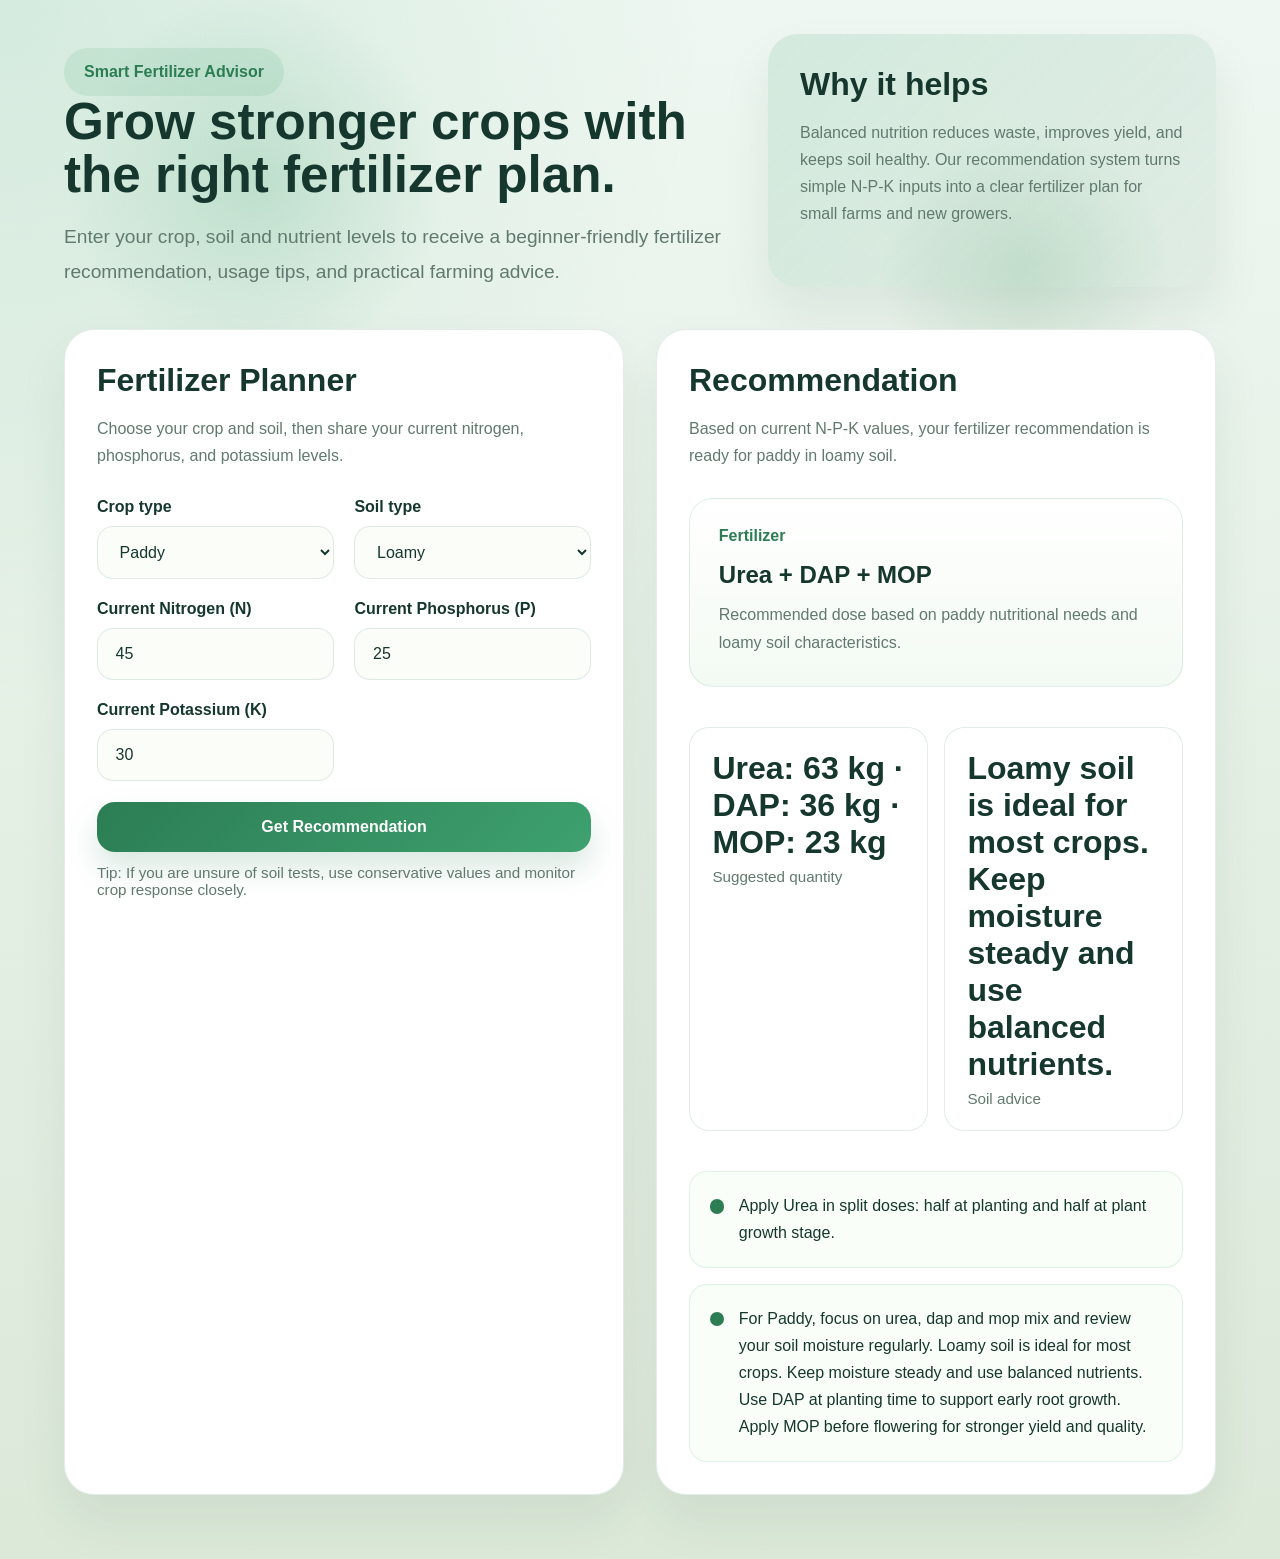
<file: AgriSens-web-app/developing-phase/index.html>
<!DOCTYPE html>
<html lang="en">
<head>
  <meta charset="UTF-8" />
  <meta name="viewport" content="width=device-width, initial-scale=1.0" />
  <title>AgriSens Fertilizer Recommendation</title>
  <style>
    :root {
      --primary: #2c7d54;
      --secondary: #3ea16f;
      --surface: #f7faf7;
      --bg: #eef7f1;
      --card: #ffffff;
      --text: #16372e;
      --muted: #61796e;
      --border: rgba(28, 101, 78, 0.12);
      --shadow: 0 25px 50px rgba(26, 64, 54, 0.08);
    }

    * {
      box-sizing: border-box;
    }

    body {
      margin: 0;
      min-height: 100vh;
      font-family: 'Inter', 'Roboto', sans-serif;
      background: radial-gradient(circle at top left, rgba(62, 161, 111, 0.14), transparent 35%),
        linear-gradient(180deg, #eef7f1 0%, #dce9d9 100%);
      color: var(--text);
    }

    body::before {
      content: '';
      position: fixed;
      inset: 0;
      background-image: radial-gradient(circle at 20% 20%, rgba(62, 161, 111, 0.2) 0%, transparent 15%),
        radial-gradient(circle at 80% 30%, rgba(87, 162, 109, 0.18) 0%, transparent 12%);
      pointer-events: none;
      z-index: -1;
    }

    .page-shell {
      max-width: 1200px;
      margin: 0 auto;
      padding: 2rem 1.5rem 4rem;
    }

    .hero {
      display: grid;
      grid-template-columns: 1.2fr 0.8fr;
      gap: 2rem;
      align-items: center;
      margin-bottom: 2.5rem;
    }

    .hero-title {
      margin: 0;
      font-size: clamp(3rem, 4vw, 4.5rem);
      line-height: 1.02;
    }

    .hero-copy {
      margin: 1.2rem 0 0;
      font-size: 1.2rem;
      line-height: 1.8;
      color: var(--muted);
      max-width: 65rem;
    }

    .hero-badge {
      display: inline-flex;
      align-items: center;
      gap: 0.75rem;
      margin-top: 1rem;
      padding: 0.95rem 1.25rem;
      border-radius: 999px;
      background: rgba(62, 161, 111, 0.12);
      color: var(--primary);
      font-size: 1rem;
      font-weight: 600;
    }

    .layout {
      display: grid;
      grid-template-columns: 1fr 1fr;
      gap: 2rem;
    }

    .panel {
      background: var(--card);
      border: 1px solid var(--border);
      border-radius: 30px;
      box-shadow: var(--shadow);
      padding: 2rem;
    }

    .panel h2 {
      margin: 0 0 1rem;
      font-size: 2rem;
      color: var(--text);
    }

    .panel p {
      margin: 0 0 1.75rem;
      color: var(--muted);
      line-height: 1.7;
    }

    .form-grid {
      display: grid;
      gap: 1.3rem;
      grid-template-columns: repeat(2, minmax(0, 1fr));
    }

    .form-group {
      display: grid;
      gap: 0.65rem;
    }

    .form-group label {
      font-size: 1rem;
      font-weight: 600;
      color: var(--text);
    }

    .form-group select,
    .form-group input {
      width: 100%;
      border: 1px solid var(--border);
      border-radius: 16px;
      padding: 1rem 1.1rem;
      font-size: 1rem;
      color: var(--text);
      background: #fbfdf9;
      transition: border-color 0.2s ease, transform 0.2s ease;
    }

    .form-group input::placeholder {
      color: #8ea69a;
    }

    .form-group select:focus,
    .form-group input:focus {
      outline: none;
      border-color: var(--secondary);
      transform: translateY(-1px);
    }

    .wide {
      grid-column: 1 / -1;
    }

    .button-row {
      display: flex;
      justify-content: space-between;
      align-items: center;
      gap: 1rem;
      flex-wrap: wrap;
    }

    .btn-primary {
      display: inline-flex;
      align-items: center;
      justify-content: center;
      gap: 0.75rem;
      padding: 1rem 1.6rem;
      border-radius: 18px;
      border: none;
      background: linear-gradient(135deg, var(--primary), var(--secondary));
      color: white;
      font-size: 1rem;
      font-weight: 700;
      cursor: pointer;
      box-shadow: 0 16px 30px rgba(46, 126, 86, 0.18);
    }

    .btn-primary:hover {
      transform: translateY(-1px);
    }

    .summary {
      display: grid;
      gap: 1.5rem;
      margin-top: 1rem;
    }

    .result-card {
      background: linear-gradient(180deg, #ffffff 0%, #f3faf3 100%);
      border: 1px solid rgba(38, 132, 79, 0.12);
      border-radius: 24px;
      padding: 1.8rem;
    }

    .result-card .label {
      display: inline-flex;
      align-items: center;
      gap: 0.6rem;
      margin-bottom: 1rem;
      color: var(--primary);
      font-weight: 700;
    }

    .result-card h3 {
      margin: 0 0 0.75rem;
      font-size: 1.5rem;
    }

    .result-card p {
      margin: 0;
      color: var(--muted);
      line-height: 1.75;
    }

    .result-grid {
      display: grid;
      gap: 1rem;
      grid-template-columns: repeat(2, minmax(0, 1fr));
      margin-top: 1rem;
    }

    .stat-box {
      background: white;
      border: 1px solid var(--border);
      border-radius: 20px;
      padding: 1.4rem;
    }

    .stat-box strong {
      display: block;
      font-size: 2rem;
      color: var(--text);
      margin-bottom: 0.4rem;
    }

    .stat-box span {
      color: var(--muted);
      font-size: 0.95rem;
    }

    .advice {
      display: grid;
      gap: 1rem;
      margin-top: 1rem;
    }

    .advice-item {
      display: flex;
      align-items: flex-start;
      gap: 0.9rem;
      background: #f9fff8;
      border: 1px solid rgba(62, 161, 111, 0.14);
      border-radius: 18px;
      padding: 1.25rem;
    }

    .advice-item .dot {
      width: 0.9rem;
      height: 0.9rem;
      margin-top: 0.45rem;
      border-radius: 50%;
      background: var(--primary);
      flex-shrink: 0;
    }

    .advice-item p {
      margin: 0;
      color: var(--text);
      font-size: 1rem;
      line-height: 1.7;
    }

    .note {
      font-size: 0.95rem;
      color: var(--muted);
      margin-top: 0.75rem;
    }

    @media (max-width: 900px) {
      .hero,
      .layout {
        grid-template-columns: 1fr;
      }
    }

    @media (max-width: 620px) {
      .page-shell {
        padding: 1.5rem 1rem 3rem;
      }

      .hero-title {
        font-size: 2.7rem;
      }

      .form-grid {
        grid-template-columns: 1fr;
      }

      .result-grid {
        grid-template-columns: 1fr;
      }
    }
  </style>
</head>
<body>
  <div class="page-shell">
    <section class="hero">
      <div>
        <span class="hero-badge">Smart Fertilizer Advisor</span>
        <h1 class="hero-title">Grow stronger crops with the right fertilizer plan.</h1>
        <p class="hero-copy">Enter your crop, soil and nutrient levels to receive a beginner-friendly fertilizer recommendation, usage tips, and practical farming advice.</p>
      </div>
      <div class="panel" style="background: linear-gradient(135deg, rgba(62,161,111,0.15), rgba(47,110,87,0.06)); border: none;">
        <h2>Why it helps</h2>
        <p>Balanced nutrition reduces waste, improves yield, and keeps soil healthy. Our recommendation system turns simple N-P-K inputs into a clear fertilizer plan for small farms and new growers.</p>
      </div>
    </section>

    <div class="layout">
      <div class="panel">
        <h2>Fertilizer Planner</h2>
        <p>Choose your crop and soil, then share your current nitrogen, phosphorus, and potassium levels.</p>

        <div class="form-grid">
          <div class="form-group">
            <label for="cropType">Crop type</label>
            <select id="cropType">
              <option>Paddy</option>
              <option>Wheat</option>
              <option>Maize</option>
              <option>Cotton</option>
              <option>Sugarcane</option>
              <option>Tomato</option>
              <option>Potato</option>
            </select>
          </div>

          <div class="form-group">
            <label for="soilType">Soil type</label>
            <select id="soilType">
              <option>Loamy</option>
              <option>Sandy</option>
              <option>Clay</option>
              <option>Silty</option>
              <option>Peaty</option>
              <option>Chalky</option>
            </select>
          </div>

          <div class="form-group">
            <label for="nitrogenInput">Current Nitrogen (N)</label>
            <input id="nitrogenInput" type="number" min="0" max="300" step="1" placeholder="mg/kg or relative value" value="45" />
          </div>

          <div class="form-group">
            <label for="phosphorusInput">Current Phosphorus (P)</label>
            <input id="phosphorusInput" type="number" min="0" max="200" step="1" placeholder="mg/kg or relative value" value="25" />
          </div>

          <div class="form-group">
            <label for="potassiumInput">Current Potassium (K)</label>
            <input id="potassiumInput" type="number" min="0" max="250" step="1" placeholder="mg/kg or relative value" value="30" />
          </div>

          <div class="form-group wide">
            <button id="recommendButton" class="btn-primary" type="button">Get Recommendation</button>
          </div>
        </div>

        <div class="note">Tip: If you are unsure of soil tests, use conservative values and monitor crop response closely.</div>
      </div>

      <div class="panel">
        <h2>Recommendation</h2>
        <p id="recommendationSummary">Use the planner to generate a fertilizer recommendation and helpful farming tips.</p>

        <div class="summary">
          <div class="result-card">
            <span class="label">Fertilizer</span>
            <h3 id="fertilizerName">–</h3>
            <p id="fertilizerDescription">A smart recommendation will appear after you submit your details.</p>
          </div>

          <div class="result-grid">
            <div class="stat-box">
              <strong id="quantityValue">–</strong>
              <span>Suggested quantity</span>
            </div>
            <div class="stat-box">
              <strong id="soilAdviceLabel">–</strong>
              <span>Soil advice</span>
            </div>
          </div>

          <div class="advice">
            <div class="advice-item">
              <span class="dot"></span>
              <p id="usageTip">Enter the input values and click the button to see a fertilizer plan.</p>
            </div>
            <div class="advice-item">
              <span class="dot"></span>
              <p id="farmingAdvice">Advice for crop care and nutrient management will appear here.</p>
            </div>
          </div>
        </div>
      </div>
    </div>
  </div>

  <script>
    const cropProfiles = {
      Paddy: { N: 90, P: 45, K: 45, fertilizer: 'Urea, DAP and MOP mix' },
      Wheat: { N: 110, P: 55, K: 55, fertilizer: 'Split N application with DAP and MOP' },
      Maize: { N: 130, P: 60, K: 60, fertilizer: 'Balanced NPK application' },
      Cotton: { N: 160, P: 70, K: 70, fertilizer: 'Urea + SSP + MOP for fiber quality' },
      Sugarcane: { N: 190, P: 75, K: 95, fertilizer: 'Split doses of N with MOP and DAP' },
      Tomato: { N: 140, P: 65, K: 100, fertilizer: 'Potassium-rich blend with DAP' },
      Potato: { N: 170, P: 75, K: 150, fertilizer: 'High K plan with DAP and MOP' },
    };

    const soilGuidance = {
      Loamy: 'Loamy soil is ideal for most crops. Keep moisture steady and use balanced nutrients.',
      Sandy: 'Sandy soil drains quickly. Apply fertilizer in smaller split doses and keep soil moist.',
      Clay: 'Clay soil retains water. Avoid overwatering and use gypsum or compost to improve structure.',
      Silty: 'Silty soil holds nutrients well. Maintain drainage and add organic matter for stability.',
      Peaty: 'Peaty soil is rich in organic matter. Monitor nitrogen carefully and avoid acid buildup.',
      Chalky: 'Chalky soil is alkaline. Use sulfur or organic amendments to improve nutrient availability.',
    };

    const cropType = document.getElementById('cropType');
    const soilType = document.getElementById('soilType');
    const nitrogenInput = document.getElementById('nitrogenInput');
    const phosphorusInput = document.getElementById('phosphorusInput');
    const potassiumInput = document.getElementById('potassiumInput');
    const recommendButton = document.getElementById('recommendButton');

    const fertilizerName = document.getElementById('fertilizerName');
    const fertilizerDescription = document.getElementById('fertilizerDescription');
    const quantityValue = document.getElementById('quantityValue');
    const soilAdviceLabel = document.getElementById('soilAdviceLabel');
    const usageTip = document.getElementById('usageTip');
    const farmingAdvice = document.getElementById('farmingAdvice');
    const recommendationSummary = document.getElementById('recommendationSummary');

    function createRecommendation() {
      const crop = cropType.value;
      const soil = soilType.value;
      const currentN = Number(nitrogenInput.value) || 0;
      const currentP = Number(phosphorusInput.value) || 0;
      const currentK = Number(potassiumInput.value) || 0;
      const profile = cropProfiles[crop];

      const targetN = profile.N;
      const targetP = profile.P;
      const targetK = profile.K;
      const needN = Math.max(0, targetN - currentN);
      const needP = Math.max(0, targetP - currentP);
      const needK = Math.max(0, targetK - currentK);

      const fertilizerParts = [];
      const quantities = [];
      const usageLines = [];
      const adviceLines = [];

      if (needN > 0) {
        const ureaQty = Math.ceil(needN * 1.4);
        fertilizerParts.push('Urea');
        quantities.push(`Urea: ${ureaQty} kg`);
        usageLines.push('Apply Urea in split doses: half at planting and half at plant growth stage.');
      }

      if (needP > 0) {
        const dapQty = Math.ceil(needP * 1.8);
        fertilizerParts.push('DAP');
        quantities.push(`DAP: ${dapQty} kg`);
        usageLines.push('Use DAP at planting time to support early root growth.');
      }

      if (needK > 0) {
        const mopQty = Math.ceil(needK * 1.5);
        fertilizerParts.push('MOP');
        quantities.push(`MOP: ${mopQty} kg`);
        usageLines.push('Apply MOP before flowering for stronger yield and quality.');
      }

      const cropAdvice = `For ${crop}, focus on ${profile.fertilizer.toLowerCase()} and review your soil moisture regularly.`;
      const soilAdvice = soilGuidance[soil];

      if (needN === 0 && needP === 0 && needK === 0) {
        fertilizerName.textContent = 'Balanced Nutrition Achieved';
        fertilizerDescription.textContent = `Your ${crop.toLowerCase()} plot is nutritionally balanced for N, P, and K. Continue with good agronomy and regular soil checks.`;
        quantityValue.textContent = 'No additional fertilizer needed';
        usageTip.textContent = 'Maintain current management and use organic mulch or compost to sustain nutrient levels.';
        farmingAdvice.textContent = `Keep monitoring crop health, avoid over-fertilization, and rotate crops to preserve soil fertility.`;
        soilAdviceLabel.textContent = soilAdvice;
        recommendationSummary.textContent = 'Nutrient levels are sufficient. Use maintenance techniques rather than extra fertilizer.';
        return;
      }

      fertilizerName.textContent = fertilizerParts.join(' + ');
      fertilizerDescription.textContent = `Recommended dose based on ${crop.toLowerCase()} nutritional needs and ${soil.toLowerCase()} soil characteristics.`;
      quantityValue.textContent = quantities.join(' · ');
      soilAdviceLabel.textContent = soilAdvice;
      usageTip.textContent = usageLines.length > 0 ? usageLines[0] : 'Monitor plant condition and keep soil evenly moist.';
      farmingAdvice.textContent = `${cropAdvice} ${soilAdvice} ${usageLines.slice(1).join(' ')}`;
      recommendationSummary.textContent = `Based on current N-P-K values, your fertilizer recommendation is ready for ${crop.toLowerCase()} in ${soil.toLowerCase()} soil.`;
    }

    recommendButton.addEventListener('click', createRecommendation);
    [cropType, soilType, nitrogenInput, phosphorusInput, potassiumInput].forEach((element) => {
      element.addEventListener('keydown', (event) => {
        if (event.key === 'Enter') {
          event.preventDefault();
          createRecommendation();
        }
      });
    });

    createRecommendation();
  </script>
</body>
</html>
</file>
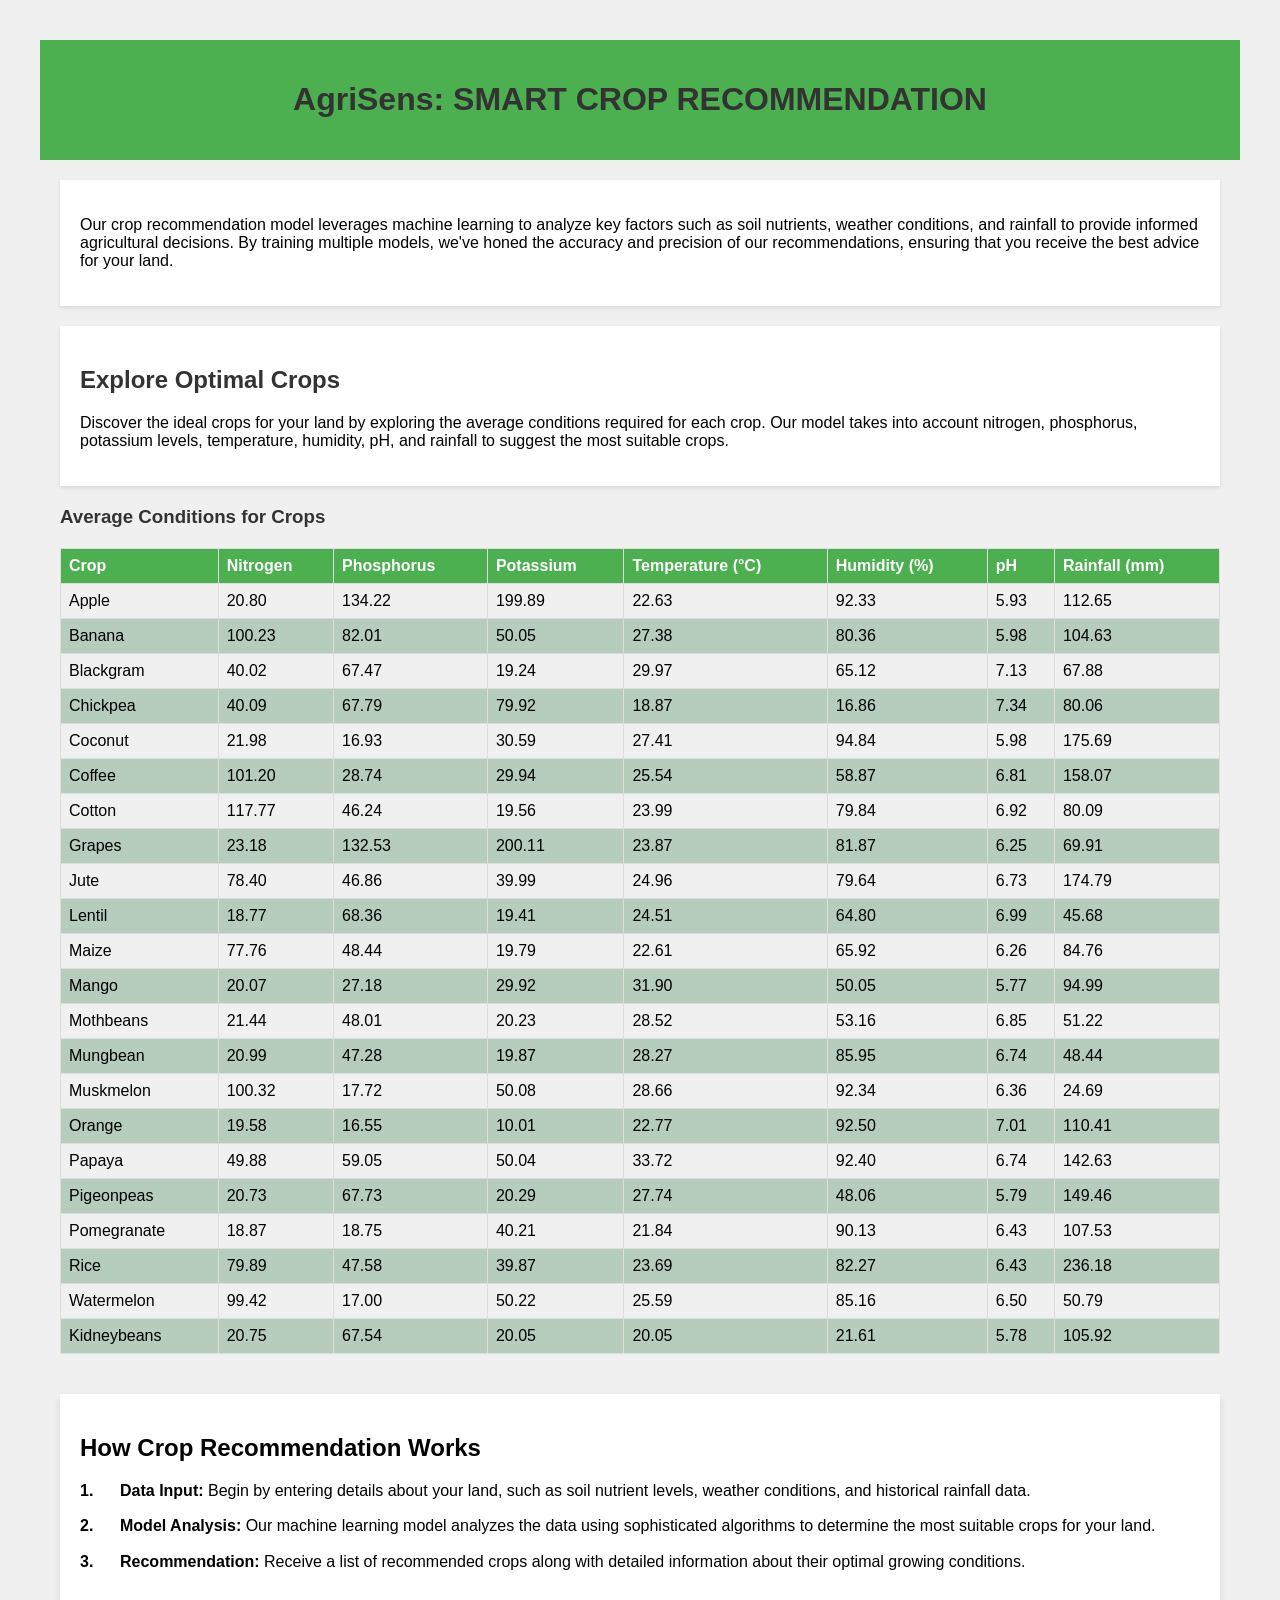
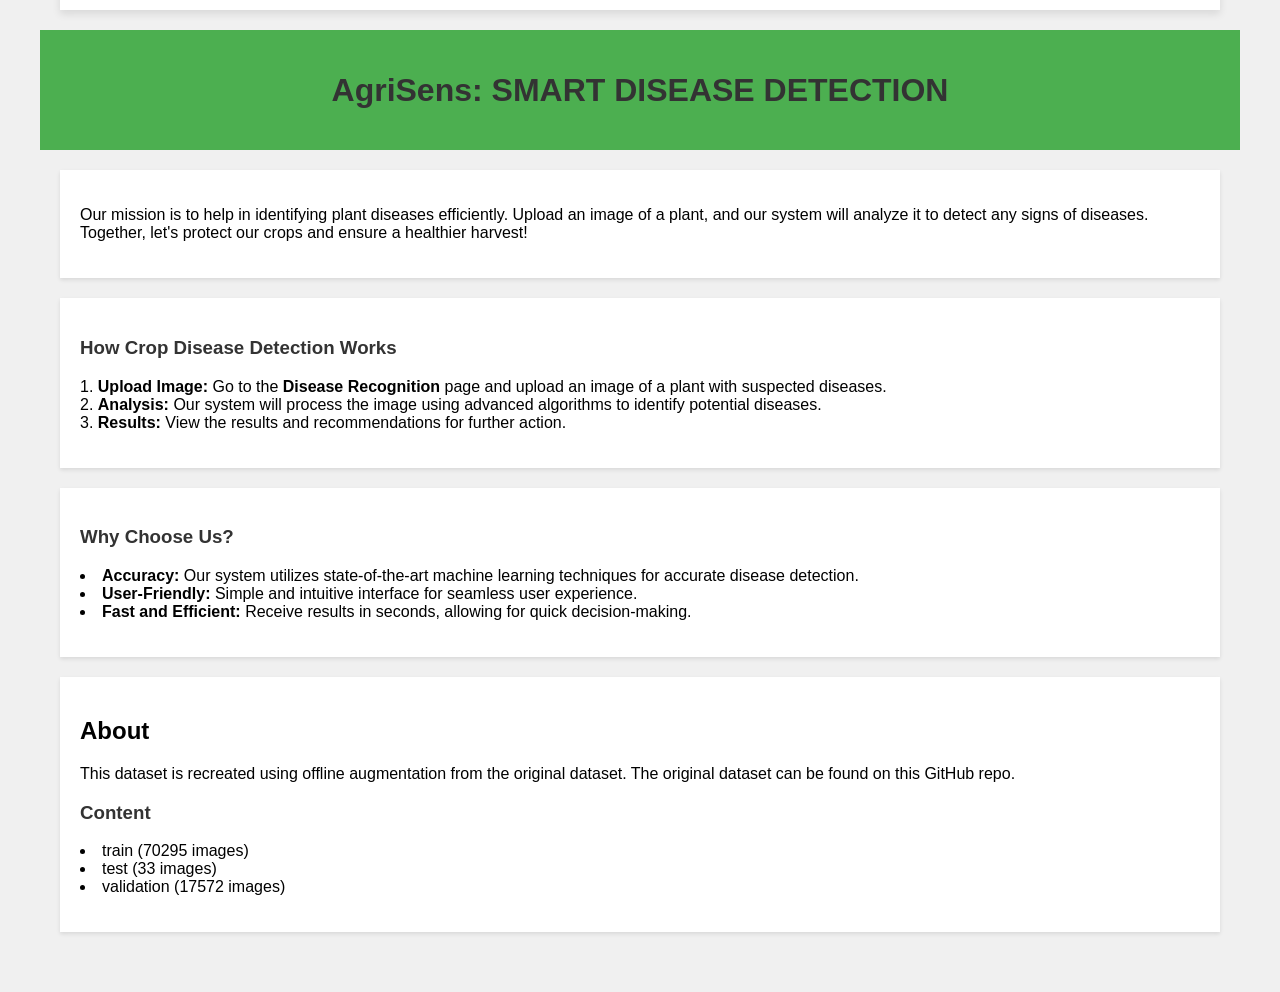
<file: AgriSens-web-app/explore/index.html>
<!DOCTYPE html>
<html lang="en">

<head>
  <meta charset="UTF-8">
  <meta name="viewport" content="width=device-width, initial-scale=1.0">
  <title>AgriSens: Smart Crop Recommendation</title>
  <link rel="stylesheet" href="index.css">
</head>

<body>
  <header>
    <h1>AgriSens: SMART CROP RECOMMENDATION</h1>
  </header>
  <main>
    <section id="model-intro">
      <p>Our crop recommendation model leverages machine learning to analyze key factors such as soil nutrients, weather
        conditions, and rainfall to provide informed agricultural decisions. By training multiple models, we've honed
        the accuracy and precision of our recommendations, ensuring that you receive the best advice for your land.</p>
    </section>
    <section id="explore-crops">
      <h2>Explore Optimal Crops</h2>
      <p>Discover the ideal crops for your land by exploring the average conditions required for each crop. Our model
        takes into account nitrogen, phosphorus, potassium levels, temperature, humidity, pH, and rainfall to suggest
        the most suitable crops.</p>
    </section>
    <section id="crops-table">
      <h3>Average Conditions for Crops</h3>
      <table id="crop-table">
        <thead>
          <tr>
            <th>Crop</th>
            <th>Nitrogen</th>
            <th>Phosphorus</th>
            <th>Potassium</th>
            <th>Temperature (°C)</th>
            <th>Humidity (%)</th>
            <th>pH</th>
            <th>Rainfall (mm)</th>
          </tr>
        </thead>
        <tbody>
          <!-- Table rows will be inserted here by JavaScript -->
        </tbody>
      </table>
    </section>
  </main>

  <section id="crop-recommendation-how-it-works">
    <h2>How Crop Recommendation Works</h2>
    <ol>
      <li><strong>Data Input:</strong> Begin by entering details about your land, such as soil nutrient levels, weather
        conditions, and historical rainfall data.</li>
      <li><strong>Model Analysis:</strong> Our machine learning model analyzes the data using sophisticated algorithms
        to determine the most suitable crops for your land.</li>
      <li><strong>Recommendation:</strong> Receive a list of recommended crops along with detailed information about
        their optimal growing conditions.</li>
    </ol>
  </section>


  <header>
    <h1>AgriSens: SMART DISEASE DETECTION</h1>
  </header>

  <section id="smart-disease-detection">
    <p>Our mission is to help in identifying plant diseases efficiently. Upload an image of a plant, and our system will
      analyze it to detect any signs of diseases. Together, let's protect our crops and ensure a healthier harvest!</p>
  </section>

  <section id="smart-disease-detection">
    <h3>How Crop Disease Detection Works</h3>
    <ol>
      <li><strong>Upload Image:</strong> Go to the <strong>Disease Recognition</strong> page and upload an image of a
        plant with suspected diseases.</li>
      <li><strong>Analysis:</strong> Our system will process the image using advanced algorithms to identify potential
        diseases.</li>
      <li><strong>Results:</strong> View the results and recommendations for further action.</li>
    </ol>
  </section>

  <section id="smart-disease-detection">
    <h3>Why Choose Us?</h3>
    <ul>
      <li><strong>Accuracy:</strong> Our system utilizes state-of-the-art machine learning techniques for accurate
        disease detection.</li>
      <li><strong>User-Friendly:</strong> Simple and intuitive interface for seamless user experience.</li>
      <li><strong>Fast and Efficient:</strong> Receive results in seconds, allowing for quick decision-making.</li>
    </ul>
  </section>


  <section id="about-project">
    <h2>About</h2>
    <p>This dataset is recreated using offline augmentation from the original dataset. The original dataset can be found
      on this GitHub repo.</p>
    <h3>Content</h3>
    <ul>
      <li>train (70295 images)</li>
      <li>test (33 images)</li>
      <li>validation (17572 images)</li>
    </ul>
  </section>



  <script src="index.js"></script>
</body>

</html>
</file>
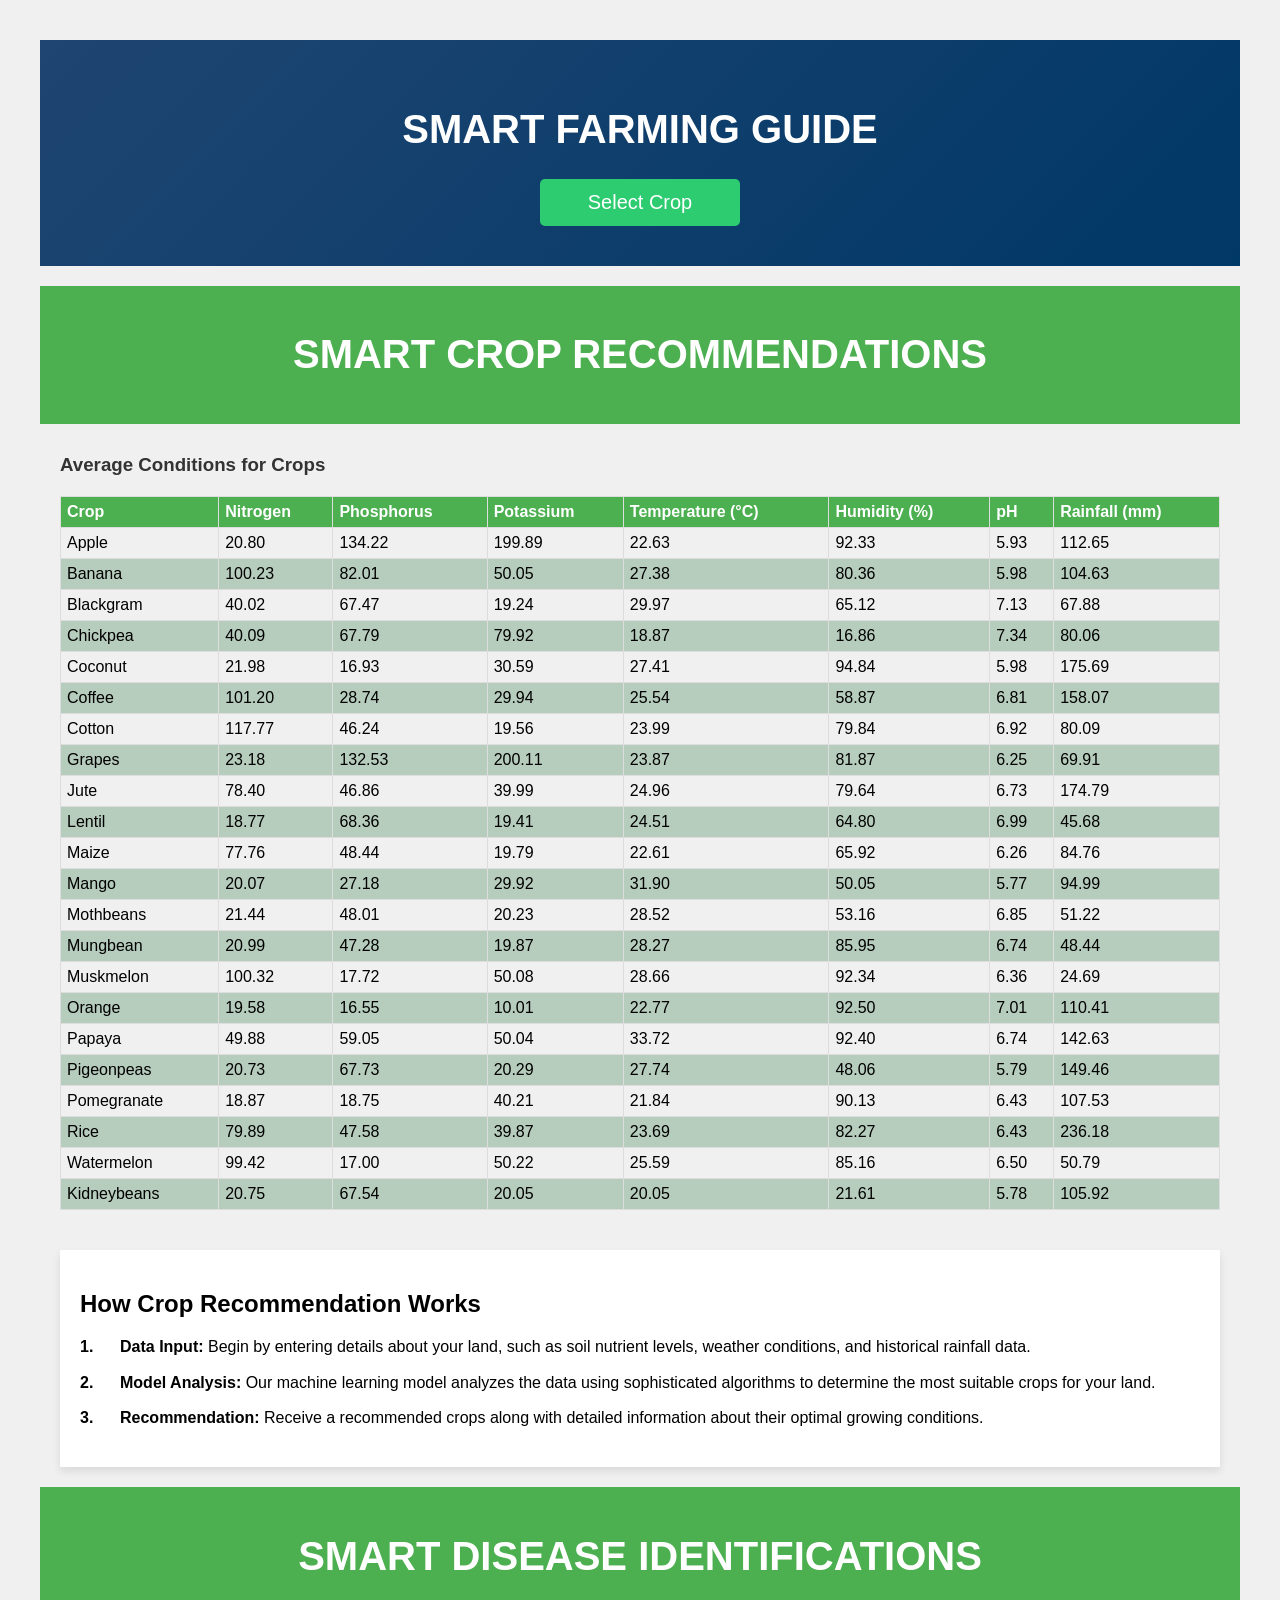
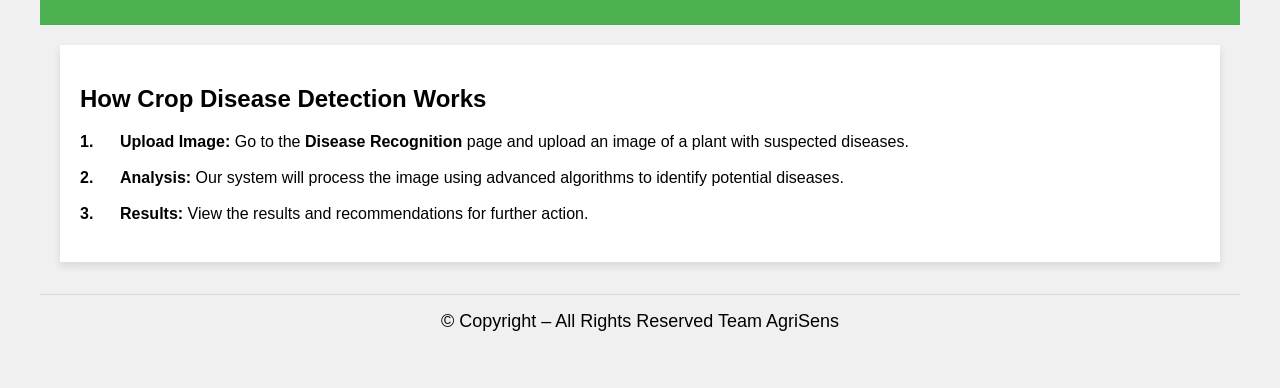
<file: AgriSens-web-app/guide/index.html>
<!DOCTYPE html>
<html lang="en">
  <head>
    <meta charset="UTF-8" />
    <meta name="viewport" content="width=device-width, initial-scale=1.0" />
    <title>Guidance</title>
    <link rel="stylesheet" href="styles.css" />
  </head>

  <body>
    <div class="container">
      <header class="hero">
        <h1>SMART FARMING GUIDE</h1>
        <div class="dropdown">
          <button class="dropbtn" onclick="toggleDropdown()">
            Select Crop
          </button>
          <div id="dropdownContent" class="dropdown-content">
            <a href="#" onclick="showCrop('apple')">Apple</a>
            <a href="#" onclick="showCrop('banana')">Banana</a>
            <a href="#" onclick="showCrop('blackgram')">Black gram</a>
            <a href="#" onclick="showCrop('chickpea')">Chickpea</a>
            <a href="#" onclick="showCrop('coffee')">Coffee</a>
            <a href="#" onclick="showCrop('coconut')">Coconut</a>
            <a href="#" onclick="showCrop('cotton')">Cotton</a>
            <a href="#" onclick="showCrop('grapes')">Grapes</a>
            <a href="#" onclick="showCrop('jute')">Jute</a>
            <a href="#" onclick="showCrop('kidneybeans')">Kidneybeans</a>
            <a href="#" onclick="showCrop('lentil')">Lentil</a>
            <a href="#" onclick="showCrop('maize')">Maize</a>
            <a href="#" onclick="showCrop('mungbean')">Mung bean</a>
            <a href="#" onclick="showCrop('mothbeans')">Moth beans</a>
            <a href="#" onclick="showCrop('muskmelon')">Muskmelon</a>
            <a href="#" onclick="showCrop('orange')">Orange</a>
            <a href="#" onclick="showCrop('papaya')">Papaya</a>
            <a href="#" onclick="showCrop('pigeonpeas')">Pigeon peas</a>
            <a href="#" onclick="showCrop('pomegranate')">Pomegranate</a>
            <a href="#" onclick="showCrop('rice')">Rice</a>
            <a href="#" onclick="showCrop('watermelon')">Watermelon</a>
            <a href="#" onclick="showCrop('mango')">Mango</a>
          </div>
        </div>
      </header>
      <div id="cropInfo" class="crop-info">
        <!-- Crop information will be displayed here -->
      </div>
    </div>

    <header>
      <h1>SMART CROP RECOMMENDATIONS</h1>
    </header>
    <main>
      <!-- <section id="model-intro">
        <p>
          Our crop recommendation model leverages machine learning to analyze
          key factors such as soil nutrients, weather conditions, and rainfall
          to provide informed agricultural decisions. By training multiple
          models, we've honed the accuracy and precision of our recommendations,
          ensuring that you receive the best advice for your land.
        </p>
      </section>
      <section id="explore-crops">
        <h2>Explore Optimal Crops</h2>
        <p>
          Discover the ideal crops for your land by exploring the average
          conditions required for each crop. Our model takes into account
          nitrogen, phosphorus, potassium levels, temperature, humidity, pH, and
          rainfall to suggest the most suitable crops.
        </p>
      </section> -->
      <section id="crops-table">
        <h3>Average Conditions for Crops</h3>
        <table id="crop-table">
          <thead>
            <tr>
              <th>Crop</th>
              <th>Nitrogen</th>
              <th>Phosphorus</th>
              <th>Potassium</th>
              <th>Temperature (°C)</th>
              <th>Humidity (%)</th>
              <th>pH</th>
              <th>Rainfall (mm)</th>
            </tr>
          </thead>
          <tbody>
            <!-- Table rows will be inserted here by JavaScript -->
          </tbody>
        </table>
      </section>
    </main>

    <section id="crop-recommendation-how-it-works">
      <h2>How Crop Recommendation Works</h2>
      <ol>
        <li>
          <strong>Data Input:</strong> Begin by entering details about your
          land, such as soil nutrient levels, weather conditions, and historical
          rainfall data.
        </li>
        <li>
          <strong>Model Analysis:</strong> Our machine learning model analyzes
          the data using sophisticated algorithms to determine the most suitable
          crops for your land.
        </li>
        <li>
          <strong>Recommendation:</strong> Receive a recommended crops
          along with detailed information about their optimal growing
          conditions.
        </li>
      </ol>
    </section>

    <header>
      <h1>SMART DISEASE IDENTIFICATIONS</h1>
    </header>

    <!-- <section id="smart-disease-detection">
      <p>
        Our mission is to help in identifying plant diseases efficiently. Upload
        an image of a plant, and our system will analyze it to detect any signs
        of diseases. Together, let's protect our crops and ensure a healthier
        harvest!
      </p>
    </section> -->

    <section id="crop-recommendation-how-it-works">
      <h2>How Crop Disease Detection Works</h2>
      <ol>
        <li>
          <strong>Upload Image:</strong> Go to the
          <strong>Disease Recognition</strong> page and upload an image of a
          plant with suspected diseases.
        </li>
        <li>
          <strong>Analysis:</strong> Our system will process the image using
          advanced algorithms to identify potential diseases.
        </li>
        <li>
          <strong>Results:</strong> View the results and recommendations for
          further action.
        </li>
      </ol>
    </section>

    <!-- <section id="about-project">
      <h2>About</h2>
      <p>
        This dataset is recreated using offline augmentation from the original
        dataset. The original dataset can be found on this GitHub repo.
      </p>
      <h3>Content</h3>
      <ul>
        <li>train (70295 images)</li>
        <li>test (33 images)</li>
        <li>validation (17572 images)</li>
      </ul>
    </section> -->

    <section class="footer">
      <p class="footer-text">© Copyright – All Rights Reserved Team AgriSens</p>
    </div>

  </section>
    <script src="script.js"></script>
  </body>
</html>
</file>
<file: AgriSens-web-app/explore/index.css>
body,
html {
  margin: 10px;
  border: 10px;
  padding: 10px;
  font-family: "Segoe UI", Tahoma, Geneva, Verdana, sans-serif;
  background-color: #f0f0f0;
}

header {
  background-color: #4caf50;
  color: white;
  padding: 20px;
  text-align: center;
}

main {
  padding: 20px;
}

h1,
h2,
h3 {
  color: #333;
}

#model-intro,
#explore-crops {
  background-color: white;
  margin-bottom: 20px;
  padding: 20px;
  box-shadow: 0 2px 4px rgba(0, 0, 0, 0.1);
}

table {
  width: 100%;
  border-collapse: collapse;
  margin-top: 20px;
}

th,
td {
  border: 1px solid #ddd;
  text-align: left;
  padding: 8px;
}

th {
  background-color: #4caf50;
  color: white;
}

tr:nth-child(even) {
  background-color: #b6ccbc;
}

#crop-recommendation-how-it-works {
  background-color: #fff;
  margin-top: 20px;
  margin-bottom: 20px;
  margin-left: 20px;
  margin-right: 20px;
  padding: 20px;
  box-shadow: 0 4px 8px rgba(0, 0, 0, 0.1);
}

#crop-recommendation-how-it-works h2 {
  color: #000000;
  margin-bottom: 16px;
}

#crop-recommendation-how-it-works ol {
  counter-reset: list-counter;
  list-style: none;
  padding-left: 0;
}

#crop-recommendation-how-it-works ol li {
  counter-increment: list-counter;
  padding-left: 40px;
  position: relative;
  margin-bottom: 10px;
  line-height: 1.6;
}

#crop-recommendation-how-it-works ol li::before {
  content: counter(list-counter) ".";
  position: absolute;
  left: 0;
  top: 0;
  font-weight: bold;
  color: #000000;
}

#smart-disease-detection,
#about-project {
  background-color: white;
  margin-top: 20px;
  margin-bottom: 20px;
  margin-left: 20px;
  margin-right: 20px;
  padding: 20px;
  box-shadow: 0 2px 4px rgba(0, 0, 0, 0.1);
}

#smart-disease-detection h2,
#about-project h2 {
  color: #000000;
}

#smart-disease-detection ol,
#smart-disease-detection ul,
#about-project ul {
  list-style-position: inside;
  padding-left: 0;
}

/* Base styles - already provided above, apply for all devices */

/* Mobile-specific styles */
@media screen and (max-width: 768px) {
  /* Base styles - apply for all devices */
  body,
  html {
    margin: 0;
    padding: 0;
    font-family: "Segoe UI", Tahoma, Geneva, Verdana, sans-serif;
    background-color: #f0f0f0;
  }

  header {
    background-color: #4caf50;
    color: white;
    padding: 20px;
    text-align: center;
  }

  main {
    padding: 15px;
  }

  h1,
  h2,
  h3 {
    color: #333;
  }

  section {
    background-color: white;
    margin: 10px;
    padding: 20px;
    box-shadow: 0 2px 4px rgba(0, 0, 0, 0.1);
  }

  table {
    width: 100%;
    border-collapse: collapse;
    margin-top: 20px;
  }

  th,
  td {
    border: 1px solid #ddd;
    text-align: left;
    padding: 8px;
  }

  th {
    background-color: #4caf50;
    color: white;
  }

  tr:nth-child(even) {
    background-color: #b6ccbc;
  }

  button {
    background-color: #4caf50;
    color: white;
    border: none;
    padding: 10px 20px;
    border-radius: 5px;
    cursor: pointer;
    font-size: 16px;
    margin-top: 20px;
  }

  button:hover {
    background-color: #45a049;
  }

  /* Mobile-specific styles */
  @media screen and (max-width: 768px) {
    header,
    main,
    section,
    button {
      padding: 10px;
    }

    h1,
    h2,
    h3 {
      font-size: 20px; /* Adjust heading sizes for better readability */
    }
    /* Base styles for table - apply for all devices */
    table {
      width: 100%;
      border-collapse: collapse;
      margin-top: 20px;
    }

    th,
    td {
      border: 1px solid #ddd;
      text-align: left;
      padding: 8px;
    }

    th {
      background-color: #4caf50;
      color: white;
    }

    tr:nth-child(even) {
      background-color: #f2f2f2;
    }

    /* Mobile-specific styles */
    @media screen and (max-width: 768px) {
      table {
        display: block;
        overflow-x: auto; /* Allows table to scroll horizontally on small screens */
      }

      th,
      td {
        padding: 10px 5px; /* Reduces padding to fit content on smaller screens */
        font-size: 14px; /* Smaller font size for better readability */
      }

      th {
        font-size: 16px; /* Slightly larger font size for headers for emphasis */
      }
    }

    th,
    td {
      padding: 6px; /* Smaller padding for table cells */
    }

    button {
      padding: 8px 16px; /* Smaller padding for buttons */
      font-size: 14px; /* Smaller font size for button text */
    }
  }
}
</file>
<file: AgriSens-web-app/guide/styles.css>
body,
html {
  margin: 10px;
  border: 10px;
  padding: 10px;
  font-family: "Segoe UI", Tahoma, Geneva, Verdana, sans-serif;
  background-color: #f0f0f0;
}

header {
  background-color: #4caf50;
  color: white;
  padding: 20px;
  text-align: center;
}



@media (min-width: 481px) and (max-width: 767px) {
  header h1 {
    font-size: 1.2rem;
  }

}

@media (min-width: 320px) and (max-width: 480px) {
  header h1 {
    font-size: 1.2rem;
  }

}



main {
  padding: 20px;
}

h1,
h2,
h3 {
  color: #333;
}

#model-intro,
#explore-crops {
  background-color: white;
  margin-bottom: 20px;
  padding: 20px;
  box-shadow: 0 2px 4px rgba(0, 0, 0, 0.1);
}

table {
  width: 100%;
  border-collapse: collapse;
  margin-top: 20px;
}

th,
td {
  border: 1px solid #ddd;
  text-align: left;
  padding: 8px;
}

th {
  background-color: #4caf50;
  color: white;
}

tr:nth-child(even) {
  background-color: #b6ccbc;
}

#crop-recommendation-how-it-works {
  background-color: #fff;
  margin-top: 20px;
  margin-bottom: 20px;
  margin-left: 20px;
  margin-right: 20px;
  padding: 20px;
  box-shadow: 0 4px 8px rgba(0, 0, 0, 0.1);
}

#crop-recommendation-how-it-works h2 {
  color: #000000;
  margin-bottom: 16px;
}

#crop-recommendation-how-it-works ol {
  counter-reset: list-counter;
  list-style: none;
  padding-left: 0;
}

#crop-recommendation-how-it-works ol li {
  counter-increment: list-counter;
  padding-left: 40px;
  position: relative;
  margin-bottom: 10px;
  line-height: 1.6;
}

#crop-recommendation-how-it-works ol li::before {
  content: counter(list-counter) ".";
  position: absolute;
  left: 0;
  top: 0;
  font-weight: bold;
  color: #000000;
}

#smart-disease-detection,
#about-project {
  background-color: white;
  margin-top: 20px;
  margin-bottom: 20px;
  margin-left: 20px;
  margin-right: 20px;
  padding: 20px;
  box-shadow: 0 2px 4px rgba(0, 0, 0, 0.1);
}


#smart-disease-detection ol li {
  counter-increment: list-counter;
  margin-bottom: 10px;
}

#smart-disease-detection h2,
#about-project h2 {
  color: #000000;
}

#smart-disease-detection ol,
#smart-disease-detection ul,
#about-project ul {
  list-style-position: inside;
  padding-left: 0;
}

/* Base styles - already provided above, apply for all devices */

/* Mobile-specific styles */
@media screen and (max-width: 768px) {

  /* Base styles - apply for all devices */
  body,
  html {
    margin: 0;
    padding: 0;
    font-family: "Segoe UI", Tahoma, Geneva, Verdana, sans-serif;
    background-color: #f0f0f0;
  }

  header {
    background-color: #4caf50;
    color: white;
    padding: 20px;
    text-align: center;
  }

  main {
    padding: 15px;
  }

  h1,
  h2,
  h3 {
    color: #333;
  }

  section {
    background-color: white;
    margin: 10px;
    padding: 20px;
    box-shadow: 0 2px 4px rgba(0, 0, 0, 0.1);
  }

  table {
    width: 100%;
    border-collapse: collapse;
    margin-top: 20px;
  }

  th,
  td {
    border: 1px solid #ddd;
    text-align: left;
    padding: 8px;
  }

  th {
    background-color: #4caf50;
    color: white;
  }

  tr:nth-child(even) {
    background-color: #b6ccbc;
  }

  button {
    background-color: #4caf50;
    color: white;
    border: none;
    padding: 10px 20px;
    border-radius: 5px;
    cursor: pointer;
    font-size: 16px;
    margin-top: 20px;
  }

  button:hover {
    background-color: #45a049;
  }
}

/* Mobile-specific styles */
@media screen and (max-width: 768px) {

  header,
  main,
  section,
  button {
    padding: 10px;
  }

  h1,
  h2,
  h3 {
    font-size: 20px;
    /* Adjust heading sizes for better readability */
  }

  /* Base styles for table - apply for all devices */
  table {
    width: 100%;
    border-collapse: collapse;
    margin-top: 20px;
  }

  th,
  td {
    border: 1px solid #ddd;
    text-align: left;
    padding: 8px;
  }

  th {
    background-color: #4caf50;
    color: white;
  }

  tr:nth-child(even) {
    background-color: #f2f2f2;
  }
}

/* Mobile-specific styles */
@media screen and (max-width: 768px) {
  table {
    display: block;
    overflow-x: auto;
    /* Allows table to scroll horizontally on small screens */
  }

  th,
  td {
    padding: 10px 5px;
    /* Reduces padding to fit content on smaller screens */
    font-size: 14px;
    /* Smaller font size for better readability */
  }

  th {
    font-size: 16px;
    /* Slightly larger font size for headers for emphasis */
  }
}

th,
td {
  padding: 6px;
  /* Smaller padding for table cells */
}

button {
  padding: 8px 16px;
  /* Smaller padding for buttons */
  font-size: 14px;
  /* Smaller font size for button text */
}
























.hero {
  text-align: center;
  background: linear-gradient(135deg, #1f4572, #003866);
  padding: 40px;
  /* border-radius: 8px; */
  margin-bottom: 20px;
}

h1 {
  font-size: 2.5rem;
  color: white;
}


@media (min-width: 481px) and (max-width: 767px) {
  .hero h1 {
    font-size: 1.2rem;
  }

}

@media (min-width: 320px) and (max-width: 480px) {
  .hero h1 {
    font-size: 1.2rem;
  }

}

h3 {
  margin: 10px 0;
}

p {
  margin-bottom: 20px;
}


.dropdown {
  position: relative;
  display: inline-block;
}

.dropbtn {
  background-color: #2ecc71;
  color: white;
  padding: 12px 20px;
  font-size: 20px;
  border: none;
  border-radius: 5px;
  width: 200px;
  cursor: pointer;
  transition: background-color 0.3s, transform 0.2s;
}

.dropbtn:hover {
  background-color: #27ae60;
  transform: translateY(-2px);
}

.dropdown-content {
  display: none;
  position: absolute;
  background-color: #fff;
  width: 200px;
  box-shadow: 0 2px 8px rgba(0, 0, 0, 0.2);
  z-index: 1;
  border-radius: 5px;
  opacity: 0;
  /* For transition effect */
  transition: opacity 0.3s ease;
}

.dropdown:hover .dropdown-content {
  display: block;
  opacity: 1;
  /* Fade-in effect */
}

.dropdown-content a {
  color: black;
  padding: 12px 16px;
  text-decoration: none;
  display: block;
  transition: background-color 0.3s, padding 0.3s;
}

.dropdown-content a:hover {
  background-color: #f1f1f1;
  padding-left: 20px;
  /* Subtle effect on hover */
}

@media (max-width: 600px) {
  .dropbtn {
    font-size: 18px;
    /* Responsive font size */
    padding: 10px 15px;
  }

  .dropdown-content {
    min-width: 150px;
    /* Adjust for smaller screens */
  }
}


.show {
  display: block;
}

.gallery {
  display: grid;
  grid-template-columns: repeat(auto-fill, minmax(300px, 1fr));
  gap: 20px;
}

.gallery-item {
  background: white;
  border-radius: 8px;
  box-shadow: 0 2px 10px rgba(0, 0, 0, 0.1);
  text-align: center;
  overflow: hidden;
  transition: transform 0.3s;
}

.gallery-item:hover {
  transform: scale(1.05);
}

.gallery-item img {
  width: 100%;
  height: auto;
}

.crop-info {
  padding: 20px;
  background: white;
  /* border-radius: 8px; */
  box-shadow: 0 2px 10px rgba(0, 0, 0, 0.1);
  display: none;
  /* Hidden by default */
  margin-top: 20px;
}



.footer {
  padding: 1rem;
  padding-top: 1rem;
  margin-top: 2rem;
  text-align: center;
  font-size: 2rem;
  font-weight: normal;
  color: #000;
  border-top: 0.1rem solid rgba(0, 0, 0, 0.1);
}

.footer-text {
  color: #000000;
  font-size: 18px;
  margin: 0;
}

@media (min-width: 481px) and (max-width: 767px) {
  .footer-text {
    font-size: 12px;
  }
}

@media (min-width: 320px) and (max-width: 480px) {
  .footer-text {
    font-size: 12px;
  }
}
</file>
